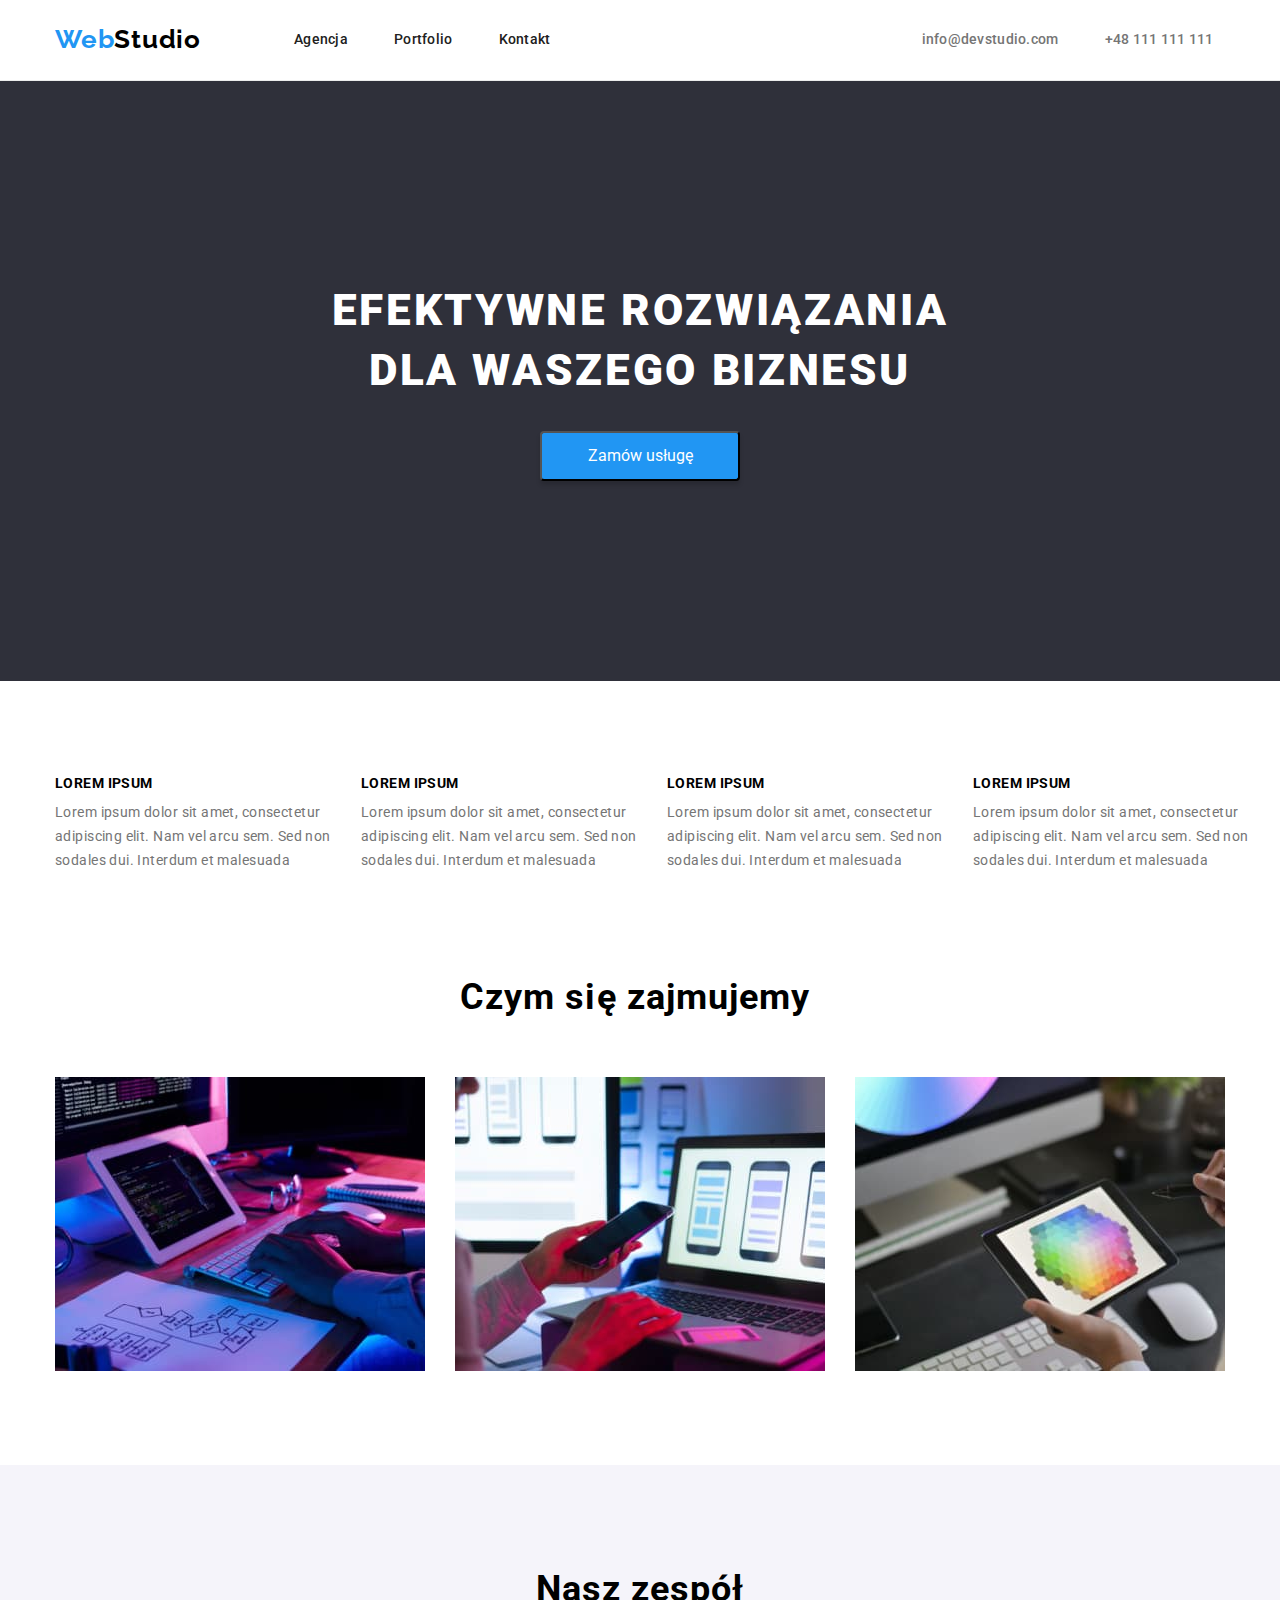
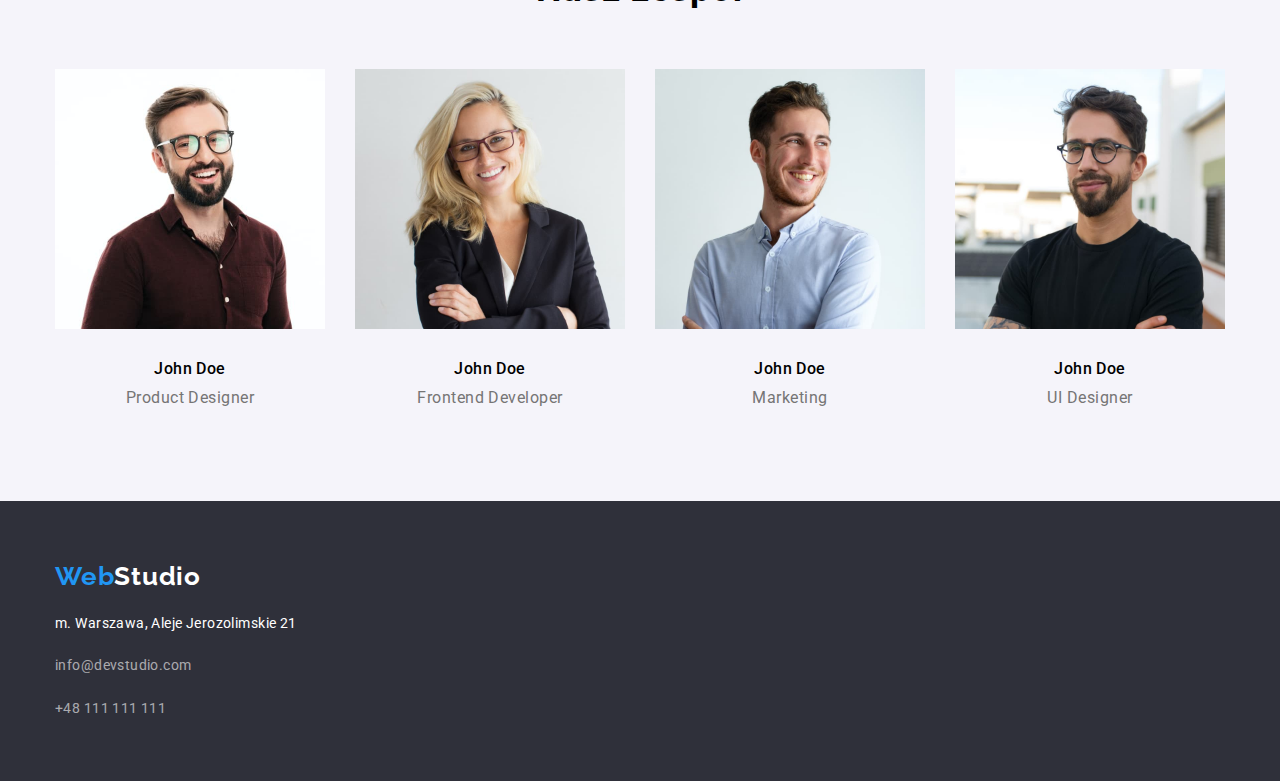
<file: index.html>
<!DOCTYPE html>
<html lang="pl">
  <head>
    <meta charset="UTF-8" />
    <meta http-equiv="X-UA-Compatible" content="IE=edge" />
    <meta name="viewport" content="width=device-width, initial-scale=1.0" />
    <title>WebStudio</title>
    <link
      rel="stylesheet"
      href="https://cdnjs.cloudflare.com/ajax/libs/modern-normalize/0.7.0/modern-normalize.min.css"
    />
    <link rel="stylesheet" href="css/styles.css" />
    <link rel="preconnect" href="https://fonts.googleapis.com" />
    <link rel="preconnect" href="https://fonts.gstatic.com" crossorigin />
    <link
      href="https://fonts.googleapis.com/css2?family=Raleway:wght@700&family=Roboto:wght@400;500;700;900&&display=swap"
      rel="stylesheet"
    />
  </head>
  <body>
    <header class="header">
      <div class="container">
        <a class="logo link" href="index.html"
          ><span class="web">Web</span>Studio</a
        >
        <nav class="navigation">
          <ul class="navigation-list list">
            <li class="navigation-item">
              <a class="navigation-link link" href="/agencja">Agencja</a>
            </li>
            <li class="navigation-item">
              <a class="navigation-link link" href="portfolio.html"
                >Portfolio</a
              >
            </li>
            <li class="navigation-item">
              <a class="navigation-link link" href="/kontakty">Kontakt</a>
            </li>
          </ul>
        </nav>

        <div class="contact">
          <ul class="contact-list list">
            <li class="contact-item">
              <a class="contact-link link" href="mailto:info@devstudio.com"
                >info@devstudio.com</a
              >
            </li>
            <li class="contact-item">
              <a class="contact-link phone link" href="tel:+48111111111"
                >+48 111 111 111</a
              >
            </li>
          </ul>
        </div>
      </div>
    </header>

    <main class="main">
      <!-- HERO -->

      <section class="hero">
        <div class="container">
          <h1 class="main-header">EFEKTYWNE ROZWIĄZANIA DLA WASZEGO BIZNESU</h1>
          <button class="modal-btn" type="button">Zamów usługę</button>
        </div>
      </section>
      <!-- END HERO -->

      <!-- CONTENT -->
      <section class="content section">
      <div class="container">
        <h2 hidden>Content</h2>
        <ul class="content-list list">
          <li class="content-item">
            <p class="item-title">LOREM IPSUM</p>
            <p class="item-description">
              Lorem ipsum dolor sit amet, consectetur adipiscing elit. Nam vel
              arcu sem. Sed non sodales dui. Interdum et malesuada
            </p>
          </li>
          <li class="content-item">
            <p class="item-title">LOREM IPSUM</p>
            <p class="item-description">
              Lorem ipsum dolor sit amet, consectetur adipiscing elit. Nam vel
              arcu sem. Sed non sodales dui. Interdum et malesuada
            </p>
          </li>
          <li class="content-item">
            <p class="item-title">LOREM IPSUM</p>
            <p class="item-description">
              Lorem ipsum dolor sit amet, consectetur adipiscing elit. Nam vel
              arcu sem. Sed non sodales dui. Interdum et malesuada
            </p>
          </li>
          <li class="content-item">
            <p class="item-title">LOREM IPSUM</p>
            <p class="item-description">
              Lorem ipsum dolor sit amet, consectetur adipiscing elit. Nam vel
              arcu sem. Sed non sodales dui. Interdum et malesuada
            </p>
          </li>
        </ul>
      </div>
      </section>
      <!-- END CONTENT -->

      <!-- ABOUT US -->
      <section class="about-us section">
        <div class="container">
        <h2 class="secondary-header">Czym się zajmujemy</h2>
        <ul class="services-list list">
          <li class="services-item">
            <img class="services-picture" src=images/main/box1.jpg height=294
            alt="Zbliżenie na ręcę osoby piszącej na klawiaturze kod">
          </li>
          <li class="services-item">
            <img class="services-picture" src=images/main/box2.jpg height=294
            alt="Zbliżenie na dłonie osoby, która pracuje przy laptopie, w
            jednej ręce trzyma telefon">
          </li>
          <li class="services-item">
            <img class="services-picture" src=images/main/box3.jpg height=294
            alt="Zbliżenie na trzymany przez kogoś tablet">
          </li>
        </ul>
        </div>
      </section>
      <!-- END ABOUT US -->

      <!-- OUR TEAM -->
      <section class="our-team section">
        <div class="container">
        <h2 class="secondary-header">Nasz zespół</h2>

        <ul class="members-list list">
          <li class="members-list-item">
            <div class="member-card-wrapper">
               <img src=images/main/img1.jpg height=260 alt="Młody mężczyzna w
            okularach, z zarostem, ubrany w bordową koszulę">
            <p class="member-name">John Doe</p>
            <p class="member-position">Product Designer</p>
            </div>
          </li>
          <li class="members-list-item">
            <div class="member-card-wrapper">
            <img src=images/main/img2.jpg height=260 alt="Młoda kobieta w
            okularach, ubrana w marynarkę">
            <p class="member-name">John Doe</p>
            <p class="member-position">Frontend Developer</p>
            </div>
          </li>
          <li class="members-list-item">
            <div class="member-card-wrapper">
            <img src=images/main/img3.jpg height=260 alt="Młody mężczyzna z
            zarostem, ubrany w jasną koszulę">
            <p class="member-name">John Doe</p>
            <p class="member-position">Marketing</p>
            </div>
          </li>
          <li class="members-list-item">
            <div class="member-card-wrapper">
            <img src=images/main/img4.jpg height=260 alt="Młody mężczyzna w
            okularach, z zarostem, ubrany w czarny t-shirt">
            <p class="member-name">John Doe</p>
            <p class="member-position">UI Designer</p>
            </div>
          </li>
        </ul>
        </div>
      </section>
      <!-- END OUR TEAM -->
    </main>

    <footer class="footer">
      <div class="container">

      <p>
        <a class="footer-logo link" href="index.html"
          ><span class="web">Web</span>Studio</a
        >
      </p>

      <address class="address">
        <a
          class="footer-address link"
          href="https://goo.gl/maps/g7J1tX12coW6WHQYA"
          >m. Warszawa, Aleje Jerozolimskie 21 </a
        ><br />
        <a class="footer-contacts link" href="mailto:info@devstudio.com"
          >info@devstudio.com</a
        >
        <br />
        <a class="footer-contacts link" href="tel:+48111111111"
          >+48 111 111 111</a
        >
      </address>
      </div>
    </footer>
  </body>
</html>
</file>
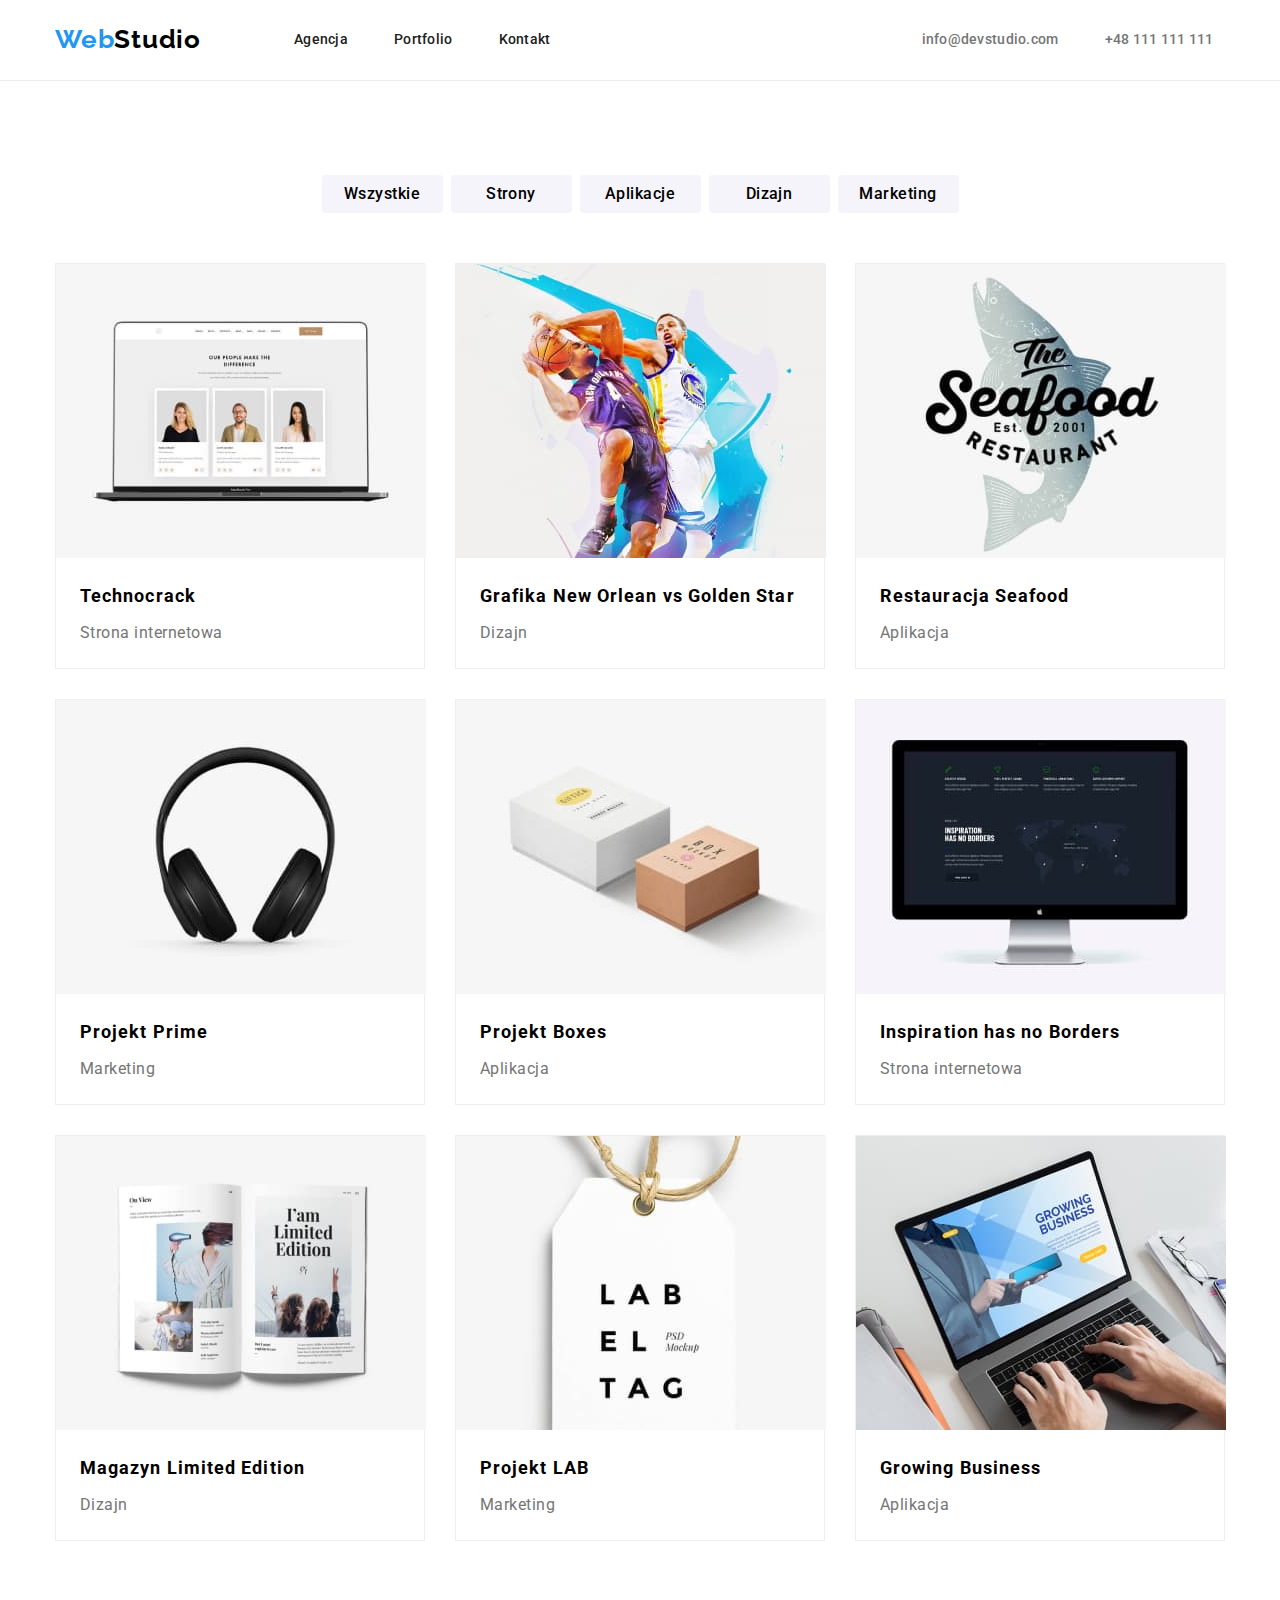
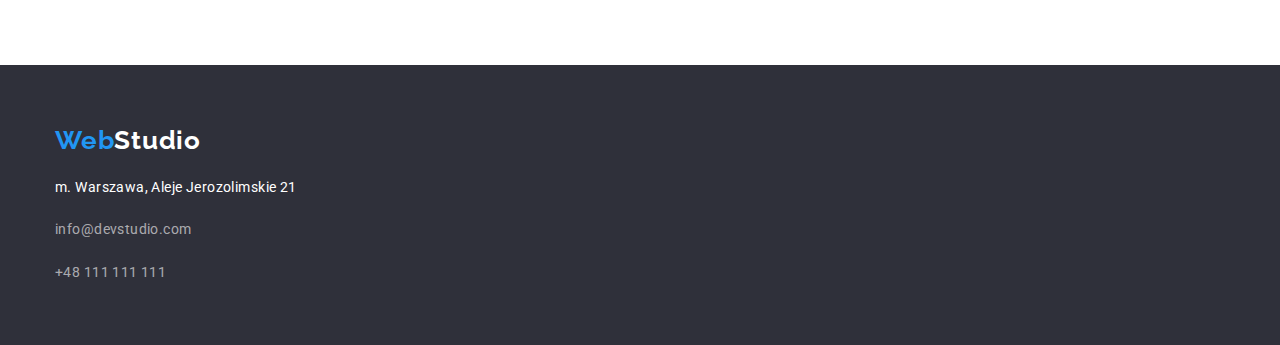
<file: portfolio.html>
<!DOCTYPE html>
<html lang="pl">
  <head>
    <meta charset="UTF-8" />
    <meta http-equiv="X-UA-Compatible" content="IE=edge" />
    <meta name="viewport" content="width=device-width, initial-scale=1.0" />
    <title>Portfolio</title> 
    <link rel="stylesheet" href="https://cdnjs.cloudflare.com/ajax/libs/modern-normalize/0.7.0/modern-normalize.min.css"    />
    <link rel="stylesheet" href="css/styles.css" />
    <link rel="preconnect" href="https://fonts.googleapis.com">
    <link rel="preconnect" href="https://fonts.gstatic.com" crossorigin>
    <link href="https://fonts.googleapis.com/css2?family=Raleway:wght@700&family=Roboto:wght@400;500;700;900&&display=swap" rel="stylesheet">  </head>
  <body>
    <header class="header">
      <div class="container">
      <a class="logo link" href="index.html"><span class="web">Web</span>Studio</a>
      <nav class="navigation">
        <ul class="navigation-list list">
          <li class="navigation-item"><a class="navigation-link" href="/agencja">Agencja</a></li>
          <li class="navigation-item"><a class="navigation-link" href="portfolio.html">Portfolio</a></li>
          <li class="navigation-item"><a class="navigation-link" href="/kontakty">Kontakt</a></li>
        </ul>
      </nav>

      <div class="contact">
        <ul class="contact-list list">
          <li class="contact-item"><a class="contact-link" href="mailto:info@devstudio.com">info@devstudio.com</a></li>
          <li class="contact-item"><a class="contact-link" href="tel:+48111111111">+48 111 111 111</a></li>
        </ul>
      </div>
      </div>
    </header>

    <main>
      <!-- FILTER -->
      <section class="filter section">
        <div class="container">
          <h2 hidden>Filter projects</h1>
      <ul class="filter-list list">
          <li class="filter-item">
              <button class="filter-btn" type="button">Wszystkie</button> 
        </li>
          <li class="filter-item">
              <button class="filter-btn" type="button">Strony</button> 
        </li>
          <li class="filter-item">
              <button class="filter-btn" type="button">Aplikacje</button> 
        </li>
          <li class="filter-item">
              <button class="filter-btn" type="button">Dizajn</button> 
        </li>
          <li class="filter-item">
              <button class="filter-btn" type="button">Marketing</button> 
        </li>

      </ul> 
    
        <ul class="projects-list list">
            <li class="projects-list-item">
                <img class="project-graphic" src="images/portfolio/img1.jpeg" alt="Laptop z otwartą stroną internetową" width="370px" height="294">
                <p class="project-title">Technocrack</p>
                <p class="project-area">Strona internetowa</p> 
              </li>   
            <li class="projects-list-item">
                <img class="project-graphic" src="images/portfolio/img2.jpeg" alt="Dwaj koszykarze grający w koszykówkę na kolorowym tle" width="370px" height="294">
                <p class="project-title">Grafika New Orlean vs Golden Star</p>
                <p class="project-area">Dizajn</p>
              </li>
            
            <li class="projects-list-item">
                <img class="project-graphic" src="images/portfolio/img3.jpeg" alt="Logo restauracji rybnej" width="370px" height="294">
                <p class="project-title">Restauracja Seafood</p>
                <p class="project-area">Aplikacja</p>
              </li>
            
            <li class="projects-list-item">
                <img class="project-graphic" src="images/portfolio/img4.jpeg" alt="Słuchawki nauszne" width="370px" height="294">
                <p class="project-title">Projekt Prime</p>
                <p class="project-area">Marketing</p>
              </li>
            
           
             <li class="projects-list-item">
                <img class="project-graphic" src="images/portfolio/img5.jpeg" alt="Dwa pudełka" width="370px" height="294">
                <p class="project-title">Projekt Boxes</p>
                <p class="project-area">Aplikacja</p>
              </li>
            
            <li class="projects-list-item">
                <img class="project-graphic" src="images/portfolio/img6.jpeg" alt="Monitor komputera" width="370px" height="294">
                <p class="project-title">Inspiration has no Borders</p>
                <p class="project-area">Strona internetowa</p>
                </li>
            
            <li class="projects-list-item">
                <img class="project-graphic" src="images/portfolio/img7.jpeg" alt="Otwarty magazyn" width="370px" height="294">
                <p class="project-title">Magazyn Limited Edition</p>
                <p class="project-area">Dizajn</p>
                </li>
            
            <li class="projects-list-item">
                <img class="project-graphic" src="images/portfolio/img8.jpeg" alt="Metka z napisami" width="370px" height="294">
                <p class="project-title">Projekt LAB</p>
                <p class="project-area">Marketing</p></li>
            
            <li class="projects-list-item">
                <img class="project-graphic" src="images/portfolio/img9.jpeg" alt="Dłonie osoby pracującej przy laptopie" width="370px" height="294">
                <p class="project-title">Growing Business</p>
                <p class="project-area">Aplikacja</p></li>
            
        </ul>
        </div>
    </section>

    <!-- END FILTER-->
    </main>

   <footer class="footer">
     <div class="container">
      <p>
        <a class="footer-logo link" href="index.html"><span class="web">Web</span>Studio</a>
      </p>

      <address class="address">
        <a class="footer-address link" href="https://goo.gl/maps/g7J1tX12coW6WHQYA">m. Warszawa, Aleje Jerozolimskie 21 </a><br />
        <a class="footer-contacts link" href="mailto:info@devstudio.com">info@devstudio.com</a> <br />
        <a class="footer-contacts link" href="tel:+48111111111">+48 111 111 111</a>
      </address>
      </div>
    </footer>
  </body>
</html>
</file>
<file: css/styles.css>
:root {
  --main-font: "Roboto", sans-serif;
  --secondary-font: "Raleway", sans-serif;
  --main-color: #212121;
  --secondary-color: #757575;
}

body {
  font-family: var(--main-font);
  background-color: #fff;
}

h1,
h2,
h3,
h4,
h5,
h6 {
  margin: 0;
  padding: 0;
}
ul,
ol {
  padding: 0;
  margin: 0;
}

p {
  padding: 0;
  margin: 0;
}
img {
  display: block;
}

.list {
  list-style: none;
}
.link {
  text-decoration: none;
}

.container {
  width: 1200px;
  padding: 0px 15px;
  margin: 0 auto;
}

.section {
  padding-top: 94px;
}
.section:not(.content) {
  padding-bottom: 94px;
}
/* COMPONENTS */
.logo {
  font-family: var(--secondary-font);
  font-weight: 700;
  font-size: 26px;
  line-height: 1.192;
  letter-spacing: 0.03em;
  color: #000000;
  text-decoration: none;
}
.logo > .web {
  color: #2196f3;
}
.secondary-header {
  font-weight: 700;
  font-size: 36px;
  line-height: 1.667;
  letter-spacing: 0.03em;
}
/* COMPONENTS */

/* HEADER */
.header .container {
  display: flex;
  padding-top: 24px;
  padding-bottom: 25px;
  align-items: center;
}
.header{
   border-bottom: 1px solid #ececec;
}
.navigation-list {
  display: flex;
}

.contact-list {
  display: flex;
}
.header .logo {
  margin-right: 93px;
}

.navigation-item:not(:last-child) {
  margin-right: 46px;
}

.contact-item:not(:last-child) {
  margin-right: 46px;
  margin-left: 371px;
}

.navigation-link {
  font-weight: 500;
  font-size: 14px;
  line-height: 1.142;
  letter-spacing: 0.02em;
  text-decoration: none;
  color: var(--main-color);
}

.navigation-link:hover,
.navigation-link:focus {
  color: #2196f3;
}

.contact-link {
  font-weight: 500;
  font-size: 14px;
  line-height: 1.142;
  letter-spacing: 0.02em;
  text-decoration: none;
  color: #757575;
}

.contact-link:hover,
.contact-link:focus {
  color: #2196f3;
}

/* END HEADER */

/* HERO */

.hero {
  background-color: #2f303a;
}

.hero .container {
  display: flex;
  flex-direction: column;
  align-items: center;
  padding-top: 200px;
  padding-bottom: 200px;
}

.main-header {
  font-weight: 900;
  font-size: 44px;
  line-height: 1.363;
  letter-spacing: 0.06em;
  text-transform: uppercase;
  color: #ffffff;
  width: 655px;
  margin-bottom: 30px;
  text-align: center;
}

.hero .modal-btn {
  width: 200px;
  height: 50px;
  background: #2196f3;
  box-shadow: 0px 4px 4px rgba(0, 0, 0, 0.15);
  border-radius: 4px;
  color: #ffffff;
  cursor: pointer;
}

.modal-btn:focus,
.modal-btn:hover {
  background: var(--secondary-color);
}

/* END HERO */

/* CONTENT  */

.content .container {
  display: flex;
}

.content-list {
  display: flex;
}
.content-item:not(:last-child) {
  margin-right: 30px;
}
.item-title {
  margin-bottom: 10px;
}

.item-description {
  width: 276px;
}

.item-title {
  font-weight: 700;
  font-size: 14px;
  line-height: 1.142;
  letter-spacing: 0.03em;
}

.item-description {
  font-size: 14px;
  line-height: 1.714;
  letter-spacing: 0.03em;
  color: var(--secondary-color);
}

/* END CONTENT */

/* ABOUT US */

.about-us .container {
  display: flex;
  flex-direction: column;
  align-items: center;
}
.services-list {
  display: flex;
}

.about-us .secondary-header {
  margin-bottom: 50px;
  width: 360px;
}

.services-item:not(:last-child) {
  margin-right: 30px;
}

/* END ABOUT US */

/* OUR TEAM */

.our-team {
  background-color: #f5f4fa;
}

.member-name {
  font-weight: 500;
  font-size: 16px;
  line-height: 1.188;
  letter-spacing: 0.03em;
  margin-top: 30px;
}

.member-position {
  font-size: 16px;
  line-height: 1.188;
  letter-spacing: 0.03em;
  color: var(--secondary-color);
  text-align: center;
}

.members-list-item:not(:last-child) {
  margin-right: 30px;
}
.members-list {
  display: flex;
}
.member-name {
  margin-bottom: 10px;
  text-align: center;
}

.our-team .secondary-header {
  text-align: center;
  margin-bottom: 50px;
}
/* END OUR TEAM */

/* FOOTER */
.footer {
  background-color: #2f303a;
}
.footer-logo {
  font-family: var(--secondary-font);
  font-weight: 700;
  font-size: 26px;
  line-height: 1.192;
  letter-spacing: 0.03em;
  color: #ffffff;
  text-decoration: none;
}
.footer-logo > .web {
  color: #2196f3;
}
.footer-address {
  font-size: 14px;
  line-height: 1.714;
  letter-spacing: 0.03em;
  color: #ffffff;
  text-decoration: none;
  font-style: normal;
  margin-top: 20px;
}
.footer .container {
  display: flex;
  flex-direction: column;
  padding-top: 60px;
  padding-right: 1139;
  padding-bottom: 60px;
}
.footer-contacts {
  font-size: 14px;
  line-height: 1.714;
  letter-spacing: 0.03em;
  color: rgba(255, 255, 255, 0.6);
  text-decoration: none;
  font-style: normal;
}

.footer-address:hover,
.footer-address:focus,
.footer-contacts:hover,
.footer-contacts:focus {
  color: #2196f3;
}

.address {
  display: flex;
  flex-direction: column;
}

.address:not(:last-child) {
  margin-bottom: 9px;
}

/* END FOOTER */

/* PORTFOLIO PAGE*/

/* FILTER */

.filter-btn {
  width: 121px;
  height: 38px;
  background: #f5f4fa;
  border-radius: 4px;
  border: 0px;
  font-weight: 500;
  font-size: 16px;
  line-height: 1.625;
  letter-spacing: 0.03em;
  cursor: pointer;
}
.filter-btn:focus,
.filter-btn:hover {
  background-color: #2196f3;
  color: #ffffff;
  text-shadow: 0px 4px 4px rgba(0, 0, 0, 0.25);
}

.filter .container {
  display: flex;
  flex-direction: column;
}

.filter-list {
  display: flex;
  margin-bottom: 50px;
  justify-content: center;
}
.filter-item:not(:last-child) {
  margin-right: 8px;
}

.projects-list {
  display: flex;
  flex-wrap: wrap;
  justify-content: space-between;
}
.projects-list-item {
  width: 370px;
  border: 1px solid #eeeeee;
  margin-bottom: 30px;
}
.project-graphic {
  margin-bottom: 20px;
}
.project-title {
  margin-bottom: 4px;
  padding-left: 24px;
}
.project-area {
  padding-bottom: 20px;
  padding-left: 24px;
}


.project-title {
  font-weight: 700;
  font-size: 18px;
  line-height: 2;
  letter-spacing: 0.06em;
}

.project-area {
  font-size: 16px;
  line-height: 1.875;
  letter-spacing: 0.03em;
  color: var(--secondary-color);
}
/* END FILTER */
</file>
